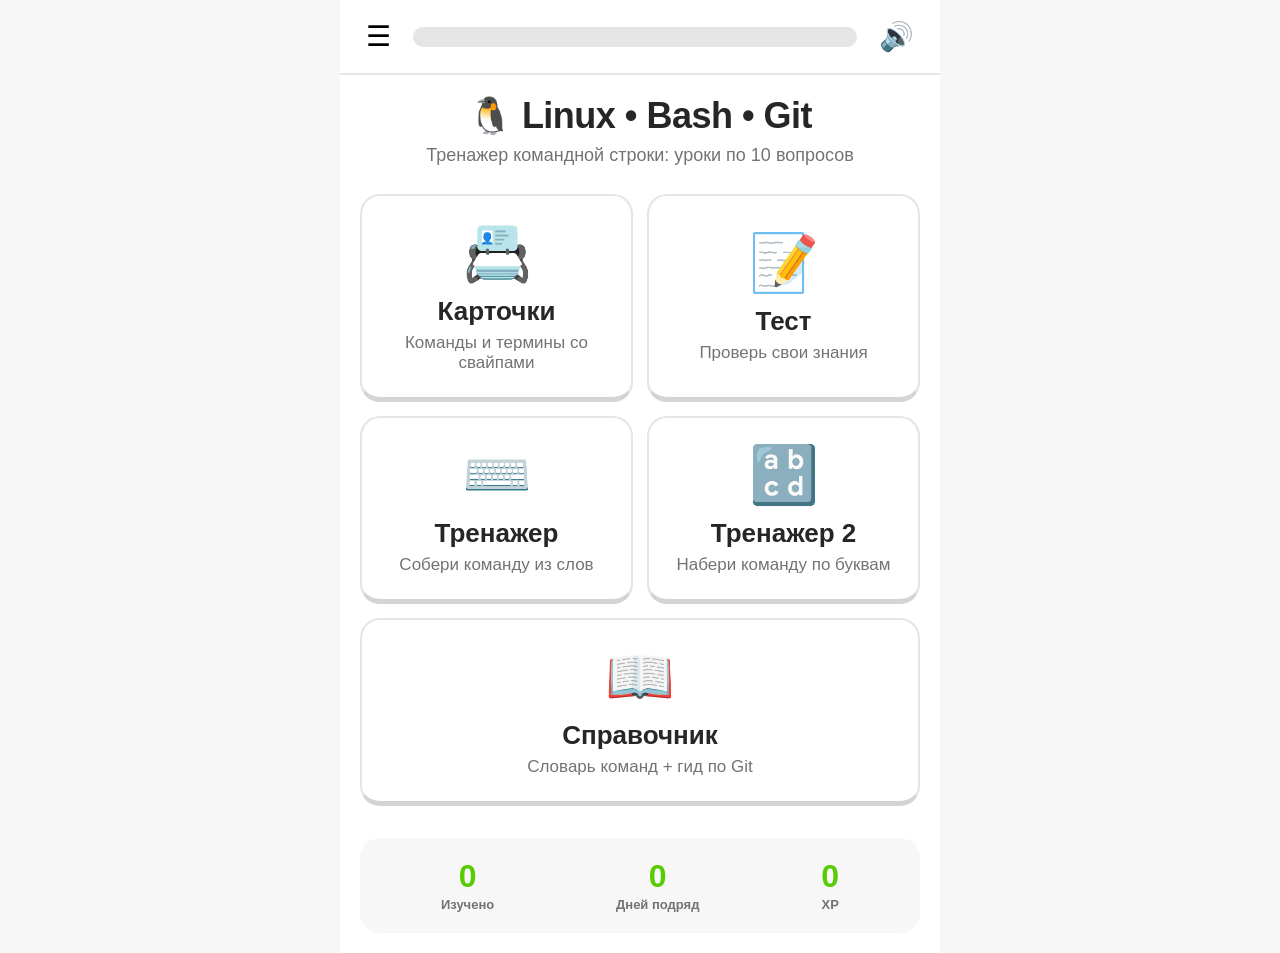
<file: index.html>
<!DOCTYPE html>
<html lang="ru">
<head>
    <meta charset="UTF-8">
    <meta name="viewport" content="width=device-width, initial-scale=1.0">
    <title>Linux • Bash • Git Тренажер</title>
    <!-- Корневая страница для статических хостингов (Vercel, GitHub Pages):
         сразу перенаправляет на тренажёр -->
    <meta http-equiv="refresh" content="0; url=linux-trainer.html">
    <style>
        body {
            margin: 0;
            min-height: 100vh;
            display: flex;
            flex-direction: column;
            align-items: center;
            justify-content: center;
            font-family: 'Nunito', -apple-system, BlinkMacSystemFont, 'Segoe UI', Roboto, sans-serif;
            background: #f7f7f7;
            color: #404040;
            text-align: center;
            padding: 20px;
        }
        .logo { font-size: 64px; margin-bottom: 16px; }
        h1 { font-size: 24px; margin: 0 0 8px; }
        p { color: #737373; margin: 0 0 24px; }
        a {
            background: #58cc02;
            color: white;
            text-decoration: none;
            font-weight: 800;
            padding: 14px 32px;
            border-radius: 14px;
            box-shadow: 0 4px 0 #58a700;
        }
        a:active { transform: translateY(4px); box-shadow: none; }
    </style>
</head>
<body>
    <div class="logo">🐧</div>
    <h1>Linux • Bash • Git Тренажер</h1>
    <p>Открываем тренажёр…</p>
    <a href="linux-trainer.html">Открыть тренажёр</a>
    <script>location.replace('linux-trainer.html');</script>
</body>
</html>
</file>
